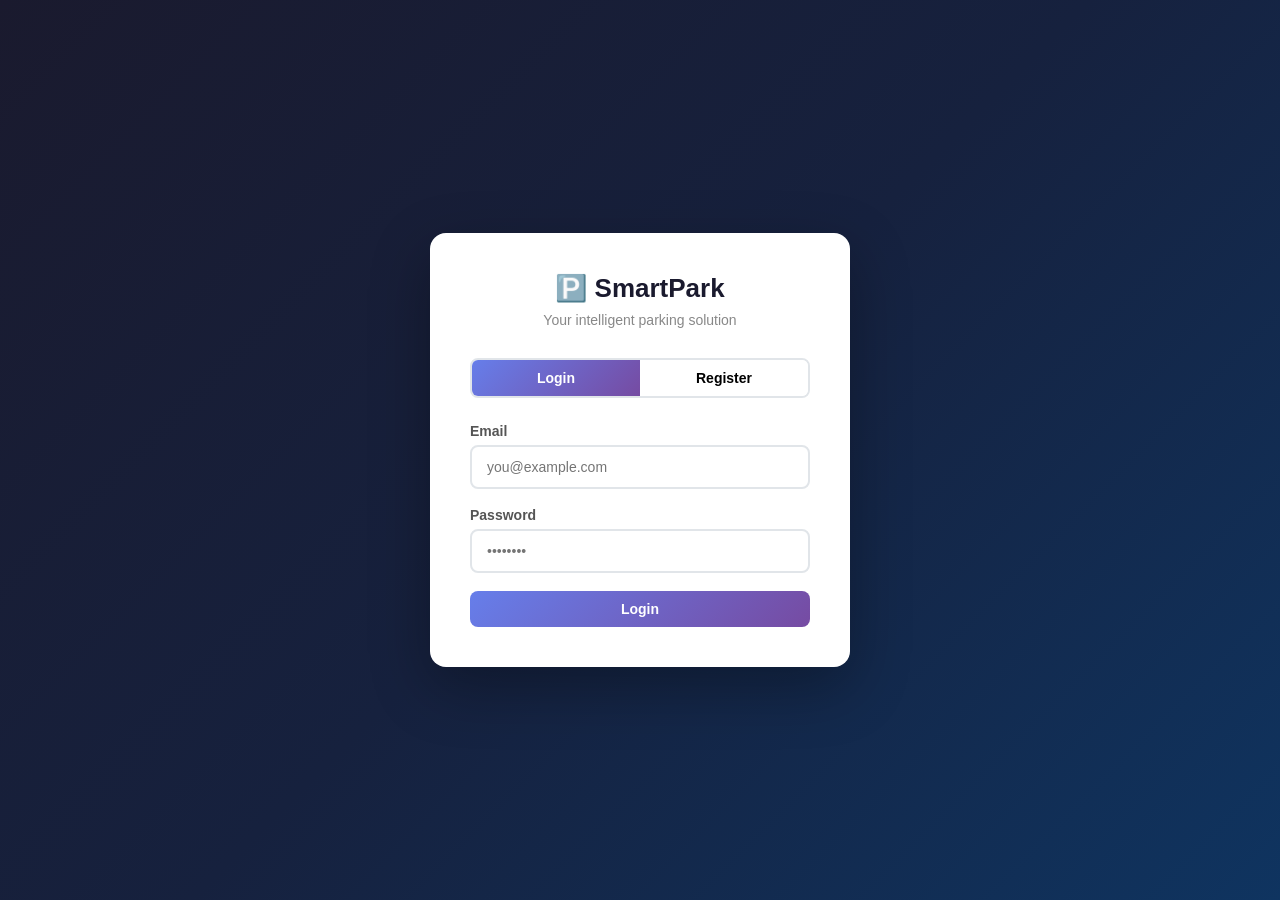
<file: index.html>
<!DOCTYPE html>
<html lang="en">
<head>
    <meta charset="UTF-8">
    <meta name="viewport" content="width=device-width, initial-scale=1.0">
    <title>Smart Parking — Login</title>
    <link rel="stylesheet" href="frontend/static/css/style.css">
</head>
<body>

<div class="auth-container">
    <div class="auth-box">

        <h2>🅿️ SmartPark</h2>
        <p>Your intelligent parking solution</p>

        <!-- Tabs -->
        <div class="auth-tabs">
            <button class="auth-tab active" onclick="showTab('login')">Login</button>
            <button class="auth-tab" onclick="showTab('register')">Register</button>
        </div>

        <!-- Alert -->
        <div class="alert" id="alert"></div>

        <!-- LOGIN FORM -->
        <div id="login-form">
            <div class="form-group">
                <label>Email</label>
                <input type="email" id="login-email" placeholder="you@example.com">
            </div>
            <div class="form-group">
                <label>Password</label>
                <input type="password" id="login-password" placeholder="••••••••">
            </div>
            <button class="btn btn-primary" style="width:100%" onclick="login()">Login</button>
        </div>

        <!-- REGISTER FORM -->
        <div id="register-form" style="display:none">
            <div class="form-group">
                <label>Full Name</label>
                <input type="text" id="reg-name" placeholder="John Doe">
            </div>
            <div class="form-group">
                <label>Email</label>
                <input type="email" id="reg-email" placeholder="you@example.com">
            </div>
            <div class="form-group">
                <label>Password</label>
                <input type="password" id="reg-password" placeholder="••••••••">
            </div>
            <button class="btn btn-primary" style="width:100%" onclick="register()">Create Account</button>
        </div>

    </div>
</div>

<script src="frontend/static/js/auth.js"></script>
</body>
</html>
</file>
<file: frontend/static/css/style.css>
* {
    margin: 0;
    padding: 0;
    box-sizing: border-box;
}

body {
    font-family: 'Segoe UI', Tahoma, Geneva, Verdana, sans-serif;
    background-color: #f0f2f5;
    color: #333;
}

/* ── NAVBAR ── */
.navbar {
    background: linear-gradient(135deg, #1a1a2e, #16213e);
    color: white;
    padding: 15px 30px;
    display: flex;
    justify-content: space-between;
    align-items: center;
    box-shadow: 0 2px 10px rgba(0,0,0,0.3);
}

.navbar h1 {
    font-size: 22px;
    letter-spacing: 1px;
}

.navbar span {
    font-size: 14px;
    opacity: 0.8;
}

.navbar a {
    color: white;
    text-decoration: none;
    margin-left: 20px;
    font-size: 14px;
    opacity: 0.8;
    transition: opacity 0.2s;
}

.navbar a:hover { opacity: 1; }

/* ── BUTTONS ── */
.btn {
    padding: 10px 20px;
    border: none;
    border-radius: 8px;
    cursor: pointer;
    font-size: 14px;
    font-weight: 600;
    transition: all 0.2s;
}

.btn-primary {
    background: linear-gradient(135deg, #667eea, #764ba2);
    color: white;
}

.btn-primary:hover { transform: translateY(-1px); box-shadow: 0 4px 15px rgba(102,126,234,0.4); }

.btn-success {
    background: linear-gradient(135deg, #11998e, #38ef7d);
    color: white;
}

.btn-success:hover { transform: translateY(-1px); }

.btn-danger {
    background: linear-gradient(135deg, #eb3349, #f45c43);
    color: white;
}

.btn-danger:hover { transform: translateY(-1px); }

.btn-secondary {
    background: #6c757d;
    color: white;
}

/* ── CARDS ── */
.card {
    background: white;
    border-radius: 12px;
    padding: 25px;
    box-shadow: 0 2px 15px rgba(0,0,0,0.08);
    margin-bottom: 20px;
}

/* ── FORMS ── */
.form-group {
    margin-bottom: 18px;
}

.form-group label {
    display: block;
    margin-bottom: 6px;
    font-weight: 600;
    font-size: 14px;
    color: #555;
}

.form-group input, .form-group select {
    width: 100%;
    padding: 12px 15px;
    border: 2px solid #e1e5e9;
    border-radius: 8px;
    font-size: 14px;
    transition: border-color 0.2s;
    outline: none;
}

.form-group input:focus, .form-group select:focus {
    border-color: #667eea;
}

/* ── AUTH PAGE ── */
.auth-container {
    min-height: 100vh;
    display: flex;
    align-items: center;
    justify-content: center;
    background: linear-gradient(135deg, #1a1a2e, #16213e, #0f3460);
}

.auth-box {
    background: white;
    padding: 40px;
    border-radius: 16px;
    width: 100%;
    max-width: 420px;
    box-shadow: 0 20px 60px rgba(0,0,0,0.3);
}

.auth-box h2 {
    text-align: center;
    margin-bottom: 8px;
    color: #1a1a2e;
    font-size: 26px;
}

.auth-box p {
    text-align: center;
    color: #888;
    margin-bottom: 30px;
    font-size: 14px;
}

.auth-tabs {
    display: flex;
    margin-bottom: 25px;
    border-radius: 8px;
    overflow: hidden;
    border: 2px solid #e1e5e9;
}

.auth-tab {
    flex: 1;
    padding: 10px;
    text-align: center;
    cursor: pointer;
    font-weight: 600;
    font-size: 14px;
    transition: all 0.2s;
    background: white;
    border: none;
}

.auth-tab.active {
    background: linear-gradient(135deg, #667eea, #764ba2);
    color: white;
}

.auth-switch {
    text-align: center;
    margin-top: 20px;
    font-size: 14px;
    color: #888;
}

.auth-switch a {
    color: #667eea;
    cursor: pointer;
    font-weight: 600;
    text-decoration: none;
}

/* ── DASHBOARD ── */
.container {
    max-width: 1200px;
    margin: 0 auto;
    padding: 30px 20px;
}

.page-title {
    font-size: 24px;
    font-weight: 700;
    margin-bottom: 5px;
    color: #1a1a2e;
}

.page-subtitle {
    color: #888;
    font-size: 14px;
    margin-bottom: 25px;
}

/* ── STATS BAR ── */
.stats-bar {
    display: flex;
    gap: 15px;
    margin-bottom: 25px;
    flex-wrap: wrap;
}

.stat-card {
    background: white;
    border-radius: 12px;
    padding: 20px 25px;
    flex: 1;
    min-width: 150px;
    box-shadow: 0 2px 15px rgba(0,0,0,0.08);
    text-align: center;
}

.stat-card .number {
    font-size: 32px;
    font-weight: 700;
    color: #667eea;
}

.stat-card .label {
    font-size: 13px;
    color: #888;
    margin-top: 4px;
}

/* ── PARKING GRID ── */
.floor-section { margin-bottom: 30px; }

.floor-title {
    font-size: 16px;
    font-weight: 700;
    margin-bottom: 15px;
    color: #444;
    display: flex;
    align-items: center;
    gap: 8px;
}

.slots-grid {
    display: grid;
    grid-template-columns: repeat(auto-fill, minmax(120px, 1fr));
    gap: 10px;
}

.slot-card {
    border-radius: 8px;
    padding: 12px 8px;
    text-align: center;
    cursor: pointer;
    border: 2px solid transparent;
    transition: transform 0.15s;
}

.slot-card:hover { transform: translateY(-3px); }

.slot-card.available {
    background: #e8faf0;
    border-color: #38c172;
}

.slot-card.available .slot-status { color: #1a6a3a; }
.slot-card.available .slot-number { color: #1a6a3a; }
.slot-card.available .slot-type   { color: #2d8a50; }

.slot-card.occupied {
    background: #fdf0f0;
    border-color: #e74c3c;
    opacity: 0.8;
    cursor: not-allowed;
}

.slot-card.occupied .slot-status { color: #7b2020; }
.slot-card.occupied .slot-number { color: #7b2020; }
.slot-card.occupied .slot-type   { color: #a03030; }

.slot-card.slot-ev {
    background: #eef2ff;
    border-color: #667eea;
}

.slot-card.slot-ev .slot-status { color: #2d3a8a; }
.slot-card.slot-ev .slot-number { color: #2d3a8a; }
.slot-card.slot-ev .slot-type   { color: #4a58b0; }

.slot-card.slot-disabled {
    background: #fff8ee;
    border-color: #f7971e;
}

.slot-card.slot-disabled .slot-status { color: #7a4a00; }
.slot-card.slot-disabled .slot-number { color: #7a4a00; }
.slot-card.slot-disabled .slot-type   { color: #9a6010; }

.slot-number { font-size: 20px; font-weight: 500; }
.slot-type   { font-size: 10px; color: #888; margin: 4px 0; text-transform: uppercase; letter-spacing: 0.5px; }
.slot-status { font-size: 12px; font-weight: 600; }

/* ── LEGEND ── */
.legend {
    display: flex;
    gap: 20px;
    margin-bottom: 20px;
    flex-wrap: wrap;
}

.legend-item {
    display: flex;
    align-items: center;
    gap: 8px;
    font-size: 13px;
    color: #555;
}

.legend-dot {
    width: 14px;
    height: 14px;
    border-radius: 50%;
}

.legend-dot.available { background: #38c172; }
.legend-dot.occupied  { background: #e74c3c; }
.legend-dot.ev        { background: #667eea; }
.legend-dot.disabled  { background: #f7971e; }

/* ── MODAL ── */
.modal-overlay {
    display: none;
    position: fixed;
    top: 0; left: 0;
    width: 100%; height: 100%;
    background: rgba(0,0,0,0.5);
    z-index: 1000;
    align-items: center;
    justify-content: center;
}

.modal-overlay.active { display: flex; }

.modal {
    background: white;
    border-radius: 16px;
    padding: 35px;
    width: 100%;
    max-width: 420px;
    box-shadow: 0 20px 60px rgba(0,0,0,0.3);
    animation: slideUp 0.3s ease;
}

@keyframes slideUp {
    from { transform: translateY(30px); opacity: 0; }
    to   { transform: translateY(0);    opacity: 1; }
}

.modal h3 {
    font-size: 20px;
    margin-bottom: 5px;
    color: #1a1a2e;
}

.modal p {
    color: #888;
    font-size: 14px;
    margin-bottom: 20px;
}

.modal-buttons {
    display: flex;
    gap: 10px;
    margin-top: 20px;
}

.modal-buttons .btn { flex: 1; }

/* ── BOOKINGS TABLE ── */
.table-wrapper {
    overflow-x: auto;
}

table {
    width: 100%;
    border-collapse: collapse;
    font-size: 14px;
}

thead th {
    background: #f8f9fa;
    padding: 12px 15px;
    text-align: left;
    font-weight: 600;
    color: #555;
    border-bottom: 2px solid #e1e5e9;
}

tbody td {
    padding: 12px 15px;
    border-bottom: 1px solid #f0f2f5;
}

tbody tr:hover { background: #f8f9fa; }

.badge {
    padding: 4px 10px;
    border-radius: 20px;
    font-size: 12px;
    font-weight: 600;
}

.badge-active    { background: #d4edda; color: #155724; }
.badge-completed { background: #cce5ff; color: #004085; }
.badge-cancelled { background: #f8d7da; color: #721c24; }

/* ── ALERTS ── */
.alert {
    padding: 12px 16px;
    border-radius: 8px;
    margin-bottom: 15px;
    font-size: 14px;
    display: none;
}

.alert.show { display: block; }
.alert-error   { background: #f8d7da; color: #721c24; border: 1px solid #f5c6cb; }
.alert-success { background: #d4edda; color: #155724; border: 1px solid #c3e6cb; }

/* ── RESPONSIVE ── */
@media (max-width: 600px) {
    .stats-bar { flex-direction: column; }
    .slots-grid { grid-template-columns: repeat(3, 1fr); }
    .auth-box { margin: 20px; padding: 25px; }
}
/* ── SLOT TYPE COLORS ── */
.slot-card.slot-ev {
    border-color: #667eea;
    background: linear-gradient(135deg, #f0f4ff, #ffffff);
}

.slot-card.slot-ev .slot-status {
    color: #667eea;
}

.slot-card.slot-disabled {
    border-color: #f7971e;
    background: linear-gradient(135deg, #fffaf0, #ffffff);
}

.slot-card.slot-disabled .slot-status {
    color: #f7971e;
}
</file>
